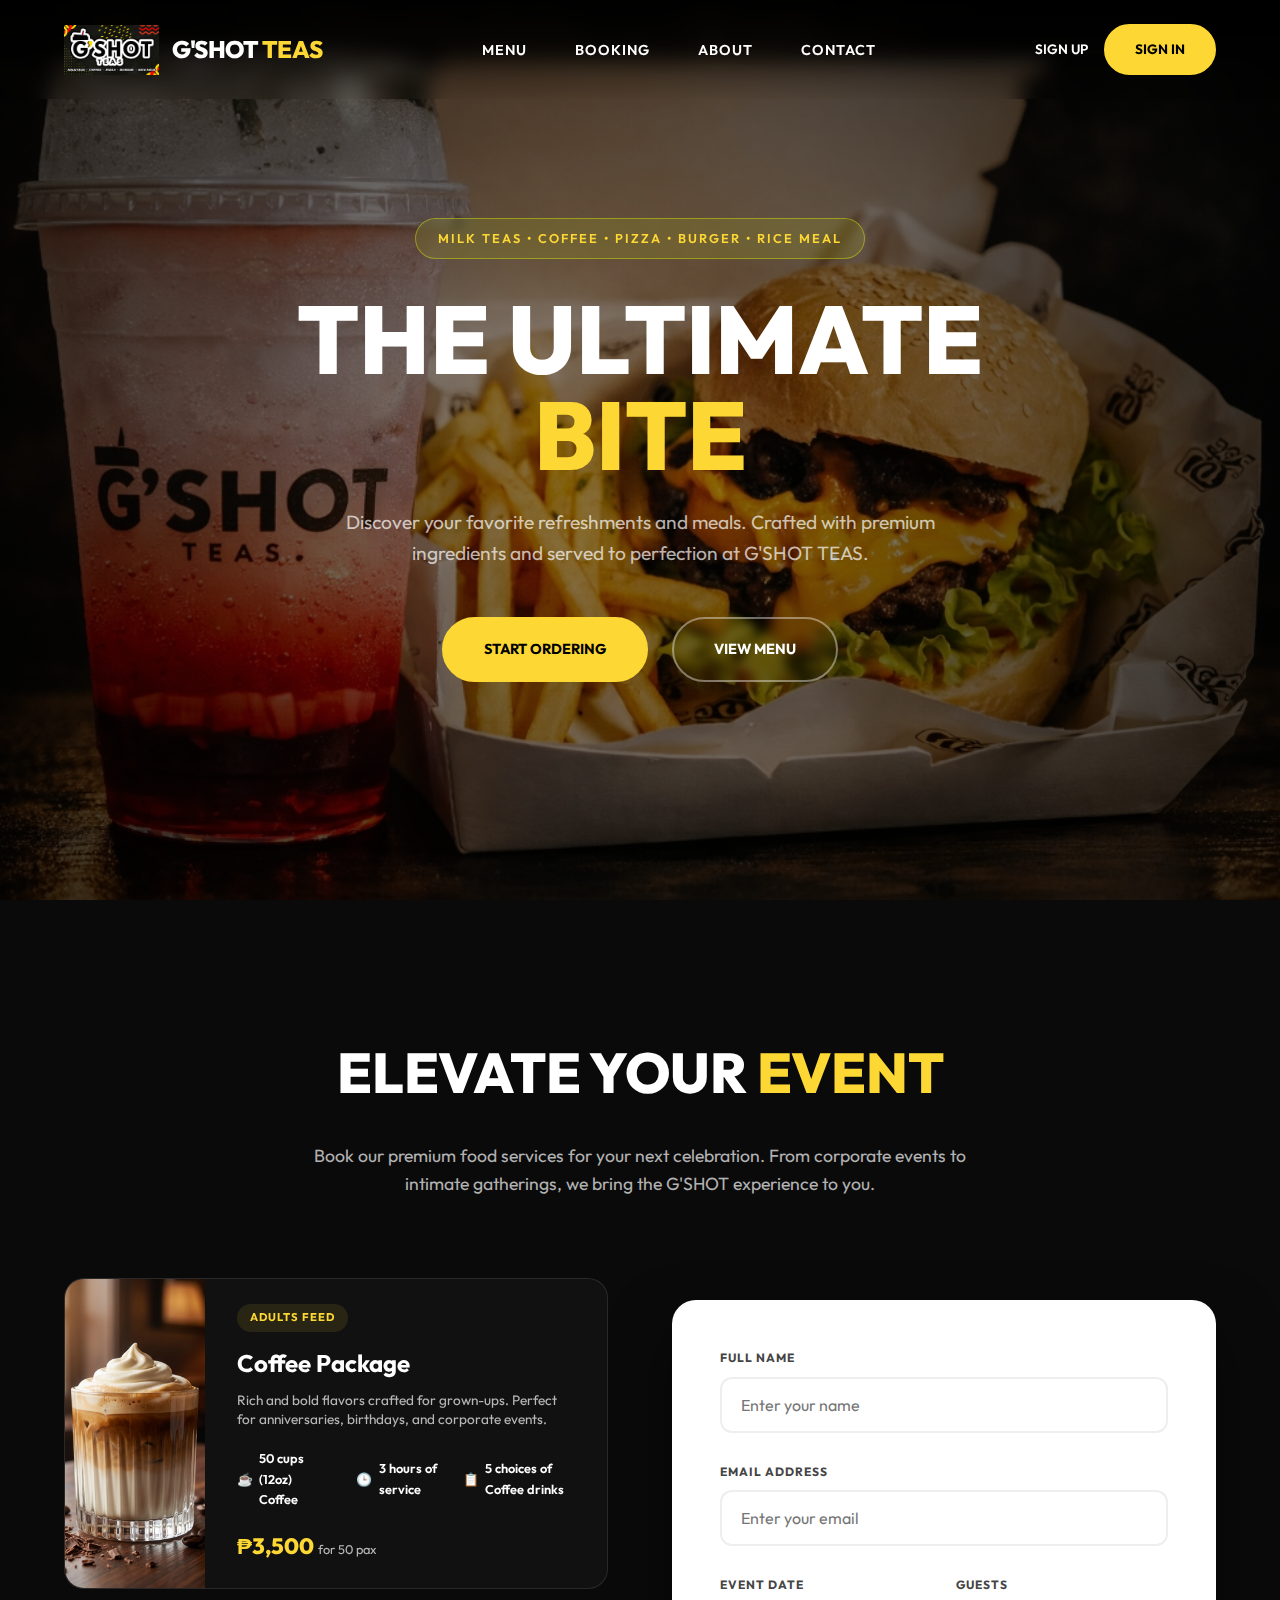
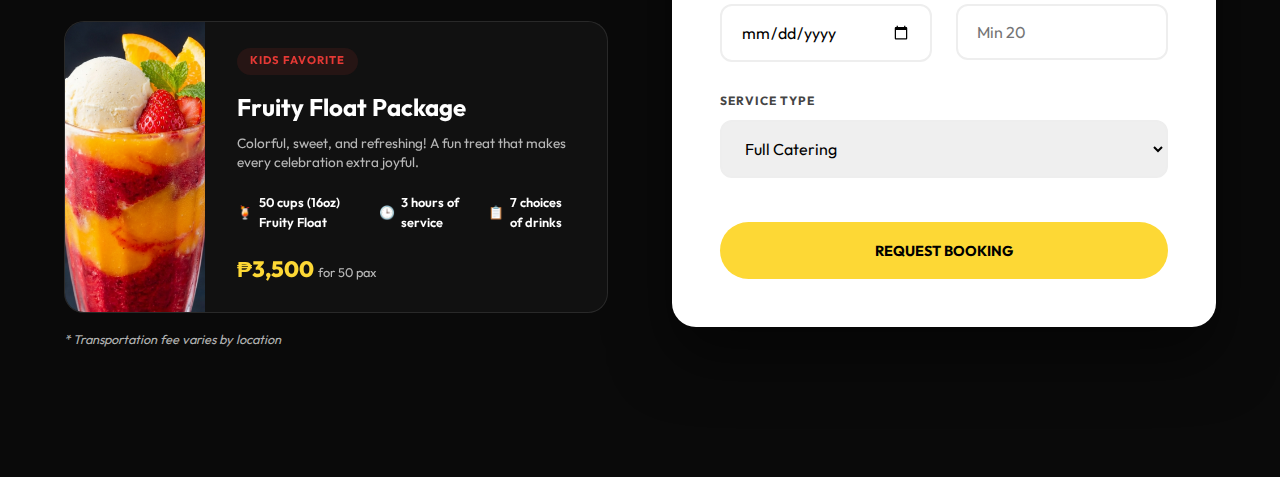
<file: index.html>
<!DOCTYPE html>
<html lang="en">

<head>
    <meta charset="UTF-8">
    <meta name="viewport" content="width=device-width, initial-scale=1.0">
    <title>G'SHOT TEAS | The Ultimate Bite</title>
    <meta name="description"
        content="Experience the best burgers in town. Crafted with premium grass-fed beef, secret spices, and served with perfection.">
    <link rel="stylesheet" href="home/home.css">
</head>

<body>
    <header>
        <a href="#" class="logo-container">
            <img src="pic/logo.png" alt="G'SHOT TEAS Logo" class="logo-img">
            <div class="logo-text">G'SHOT <span>TEAS</span></div>
        </a>
        <nav>
            <ul>
                <li><a href="menu.html">Menu</a></li>
                <li><a href="#booking">Booking</a></li>
                <li><a href="#about">About</a></li>
                <li><a href="#contact">Contact</a></li>
            </ul>
        </nav>
        <div class="nav-cta" id="auth-buttons">
            <a href="auth/signup.html" class="btn-signup">Sign Up</a>
            <a href="auth/login.html" class="btn-order">Sign In</a>
        </div>

        <div class="user-profile-nav" id="user-profile" style="display: none;">
            <span id="user-display-name">User</span>
            <div class="profile-avatar">👤</div>
            <div class="dropdown-menu">
                <a href="#" id="logout-link">Logout</a>
            </div>
        </div>
    </header>

    <main>
        <section class="hero">
            <div class="hero-content">
                <div class="hero-badge">Milk Teas • Coffee • Pizza • Burger • Rice Meal</div>
                <h1 class="hero-title">The Ultimate <span>Bite</span></h1>
                <p class="hero-subtitle">
                    Discover your favorite refreshments and meals. Crafted with premium ingredients and served to
                    perfection at G'SHOT TEAS.
                </p>
                <div class="hero-btns">
                    <a href="menu.html" class="btn btn-primary">Start Ordering</a>
                    <a href="menu.html" class="btn btn-secondary">View Menu</a>
                </div>
            </div>
        </section>

        <section id="booking" class="booking">
            <div class="booking-container">
                <div class="booking-header">
                    <h2 class="section-title">Elevate Your <span>Event</span></h2>
                    <p class="section-subtitle">Book our premium food services for your next celebration. From corporate
                        events to intimate gatherings, we bring the G'SHOT experience to you.</p>
                </div>

                <div class="booking-grid">
                    <div class="booking-packages">
                        <div class="package-card cafe">
                            <div class="package-img">
                                <img src="pic/coffee-pkg.png" alt="Coffee Package">
                            </div>
                            <div class="package-content">
                                <div class="package-tag">Adults Feed</div>
                                <h3>Coffee Package</h3>
                                <p>Rich and bold flavors crafted for grown-ups. Perfect for anniversaries, birthdays,
                                    and corporate events.</p>
                                <ul class="package-details">
                                    <li><span>☕</span> 50 cups (12oz) Coffee</li>
                                    <li><span>🕒</span> 3 hours of service</li>
                                    <li><span>📋</span> 5 choices of Coffee drinks</li>
                                </ul>
                                <div class="package-price">₱3,500 <span>for 50 pax</span></div>
                            </div>
                        </div>

                        <div class="package-card fruity">
                            <div class="package-img">
                                <img src="pic/float-pkg.png" alt="Fruity Float Package">
                            </div>
                            <div class="package-content">
                                <div class="package-tag kids">Kids Favorite</div>
                                <h3>Fruity Float Package</h3>
                                <p>Colorful, sweet, and refreshing! A fun treat that makes every celebration extra
                                    joyful.</p>
                                <ul class="package-details">
                                    <li><span>🍹</span> 50 cups (16oz) Fruity Float</li>
                                    <li><span>🕒</span> 3 hours of service</li>
                                    <li><span>📋</span> 7 choices of drinks</li>
                                </ul>
                                <div class="package-price">₱3,500 <span>for 50 pax</span></div>
                            </div>
                        </div>
                        <p class="transpo-note">* Transportation fee varies by location</p>
                    </div>

                    <div class="booking-form-box">
                        <form class="booking-form">
                            <div class="form-group">
                                <label for="name">Full Name</label>
                                <input type="text" id="name" placeholder="Enter your name" required>
                            </div>
                            <div class="form-group">
                                <label for="email">Email Address</label>
                                <input type="email" id="email" placeholder="Enter your email" required>
                            </div>
                            <div class="form-row">
                                <div class="form-group">
                                    <label for="date">Event Date</label>
                                    <input type="date" id="date" required>
                                </div>
                                <div class="form-group">
                                    <label for="guests">Guests</label>
                                    <input type="number" id="guests" min="20" placeholder="Min 20" required>
                                </div>
                            </div>
                            <div class="form-group">
                                <label for="service">Service Type</label>
                                <select id="service">
                                    <option value="catering">Full Catering</option>
                                    <option value="pickup">Bulk Order Pickup</option>
                                    <option value="bar">Milk Tea Bar Only</option>
                                </select>
                            </div>
                            <button type="submit" class="btn btn-primary btn-block">Request Booking</button>
                        </form>
                    </div>
                </div>
            </div>
        </section>
    </main>

    <script src="home/home.js"></script>
    <script>
        document.addEventListener('DOMContentLoaded', () => {
            const user = JSON.parse(localStorage.getItem('gshot-user'));
            const authButtons = document.getElementById('auth-buttons');
            const userProfile = document.getElementById('user-profile');
            const displayName = document.getElementById('user-display-name');
            const logoutLink = document.getElementById('logout-link');

            if (user) {
                authButtons.style.display = 'none';
                userProfile.style.display = 'flex';
                displayName.textContent = user.name || 'User';

                // Add Dashboard link for admins
                if (user.role === 'admin') {
                    const dropdown = userProfile.querySelector('.dropdown-menu');
                    const dashboardLink = document.createElement('a');
                    dashboardLink.href = 'admin/dashboard.html';
                    dashboardLink.textContent = 'Admin Dashboard';
                    dashboardLink.style.borderBottom = '1px solid rgba(255,255,255,0.1)';
                    dashboardLink.style.marginBottom = '5px';
                    dashboardLink.style.paddingBottom = '10px';
                    dropdown.insertBefore(dashboardLink, logoutLink);
                }
            }

            logoutLink.addEventListener('click', (e) => {
                e.preventDefault();
                localStorage.removeItem('gshot-user');
                window.location.reload();
            });

            // Toggle dropdown
            userProfile.addEventListener('click', () => {
                userProfile.classList.toggle('active');
            });
        });
    </script>
</body>

</html>
</file>
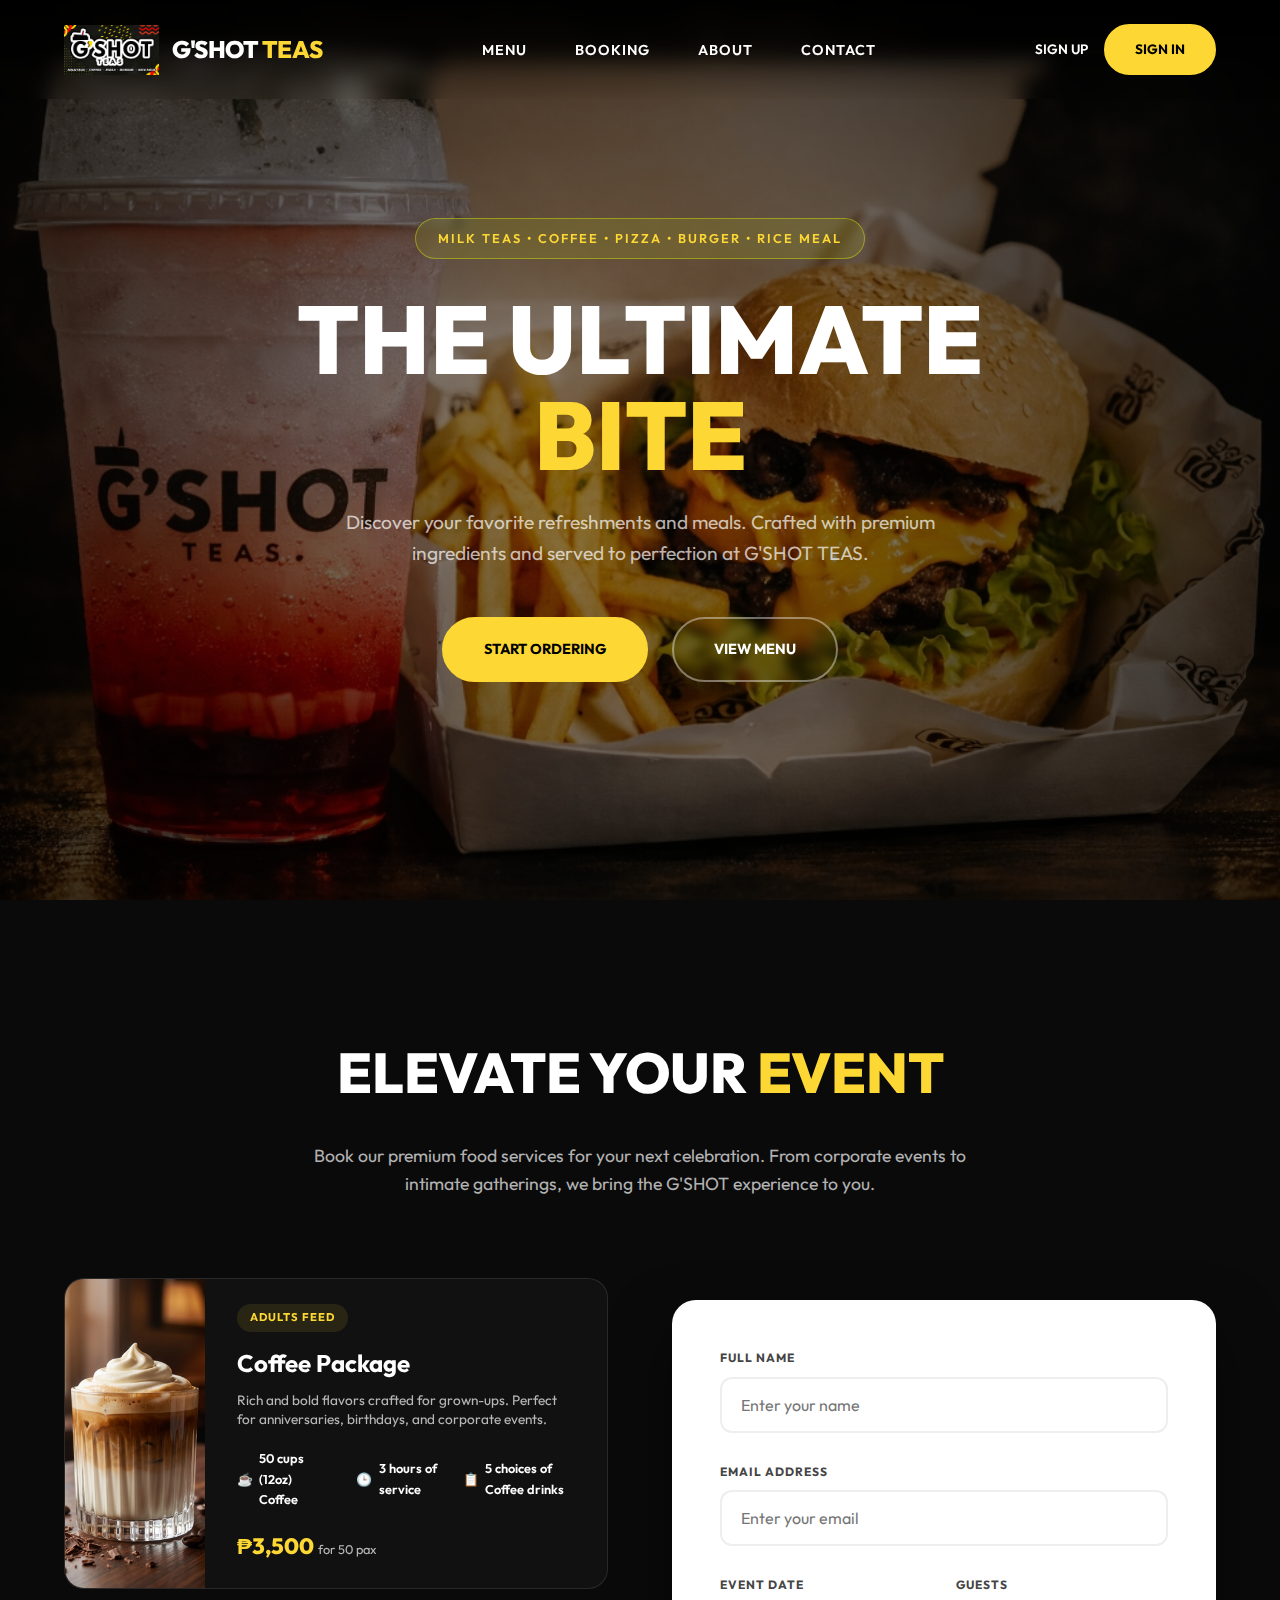
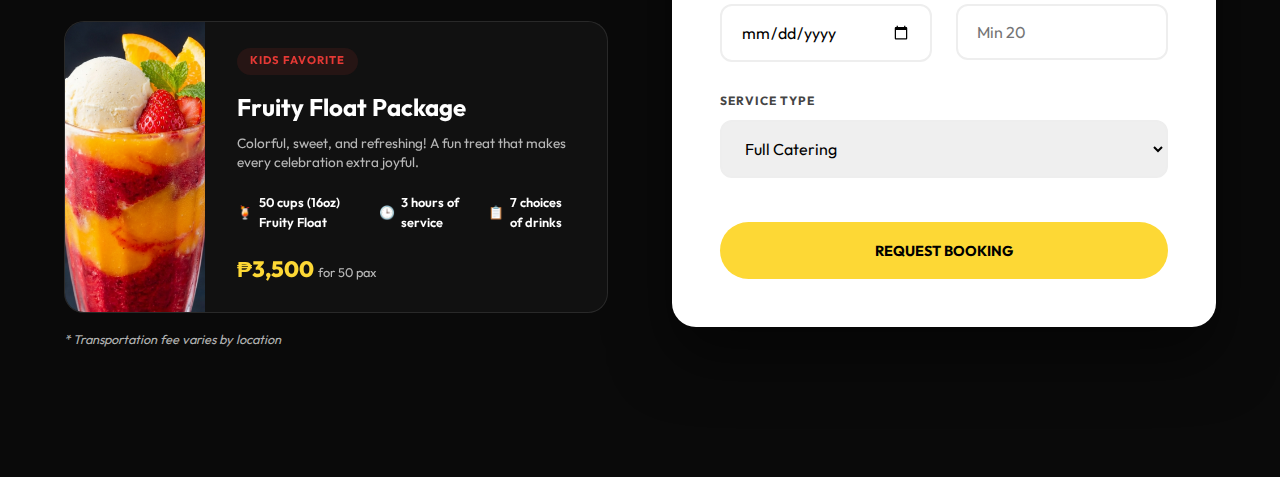
<file: main.html>
<!DOCTYPE html>
<html lang="en">

<head>
    <meta charset="UTF-8">
    <meta name="viewport" content="width=device-width, initial-scale=1.0">
    <title>G'SHOT TEAS | The Ultimate Bite</title>
    <meta name="description"
        content="Experience the best burgers in town. Crafted with premium grass-fed beef, secret spices, and served with perfection.">
    <link rel="stylesheet" href="home/home.css">
</head>

<body>
    <header>
        <a href="#" class="logo-container">
            <img src="pic/logo.png" alt="G'SHOT TEAS Logo" class="logo-img">
            <div class="logo-text">G'SHOT <span>TEAS</span></div>
        </a>
        <nav>
            <ul>
                <li><a href="menu.html">Menu</a></li>
                <li><a href="#booking">Booking</a></li>
                <li><a href="#about">About</a></li>
                <li><a href="#contact">Contact</a></li>
            </ul>
        </nav>
        <div class="nav-cta" id="auth-buttons">
            <a href="auth/signup.html" class="btn-signup">Sign Up</a>
            <a href="auth/login.html" class="btn-order">Sign In</a>
        </div>

        <div class="user-profile-nav" id="user-profile" style="display: none;">
            <span id="user-display-name">User</span>
            <div class="profile-avatar">👤</div>
            <div class="dropdown-menu">
                <a href="#" id="logout-link">Logout</a>
            </div>
        </div>
    </header>

    <main>
        <section class="hero">
            <div class="hero-content">
                <div class="hero-badge">Milk Teas • Coffee • Pizza • Burger • Rice Meal</div>
                <h1 class="hero-title">The Ultimate <span>Bite</span></h1>
                <p class="hero-subtitle">
                    Discover your favorite refreshments and meals. Crafted with premium ingredients and served to
                    perfection at G'SHOT TEAS.
                </p>
                <div class="hero-btns">
                    <a href="menu.html" class="btn btn-primary">Start Ordering</a>
                    <a href="menu.html" class="btn btn-secondary">View Menu</a>
                </div>
            </div>
        </section>

        <section id="booking" class="booking">
            <div class="booking-container">
                <div class="booking-header">
                    <h2 class="section-title">Elevate Your <span>Event</span></h2>
                    <p class="section-subtitle">Book our premium food services for your next celebration. From corporate
                        events to intimate gatherings, we bring the G'SHOT experience to you.</p>
                </div>

                <div class="booking-grid">
                    <div class="booking-packages">
                        <div class="package-card cafe">
                            <div class="package-img">
                                <img src="pic/coffee-pkg.png" alt="Coffee Package">
                            </div>
                            <div class="package-content">
                                <div class="package-tag">Adults Feed</div>
                                <h3>Coffee Package</h3>
                                <p>Rich and bold flavors crafted for grown-ups. Perfect for anniversaries, birthdays,
                                    and corporate events.</p>
                                <ul class="package-details">
                                    <li><span>☕</span> 50 cups (12oz) Coffee</li>
                                    <li><span>🕒</span> 3 hours of service</li>
                                    <li><span>📋</span> 5 choices of Coffee drinks</li>
                                </ul>
                                <div class="package-price">₱3,500 <span>for 50 pax</span></div>
                            </div>
                        </div>

                        <div class="package-card fruity">
                            <div class="package-img">
                                <img src="pic/float-pkg.png" alt="Fruity Float Package">
                            </div>
                            <div class="package-content">
                                <div class="package-tag kids">Kids Favorite</div>
                                <h3>Fruity Float Package</h3>
                                <p>Colorful, sweet, and refreshing! A fun treat that makes every celebration extra
                                    joyful.</p>
                                <ul class="package-details">
                                    <li><span>🍹</span> 50 cups (16oz) Fruity Float</li>
                                    <li><span>🕒</span> 3 hours of service</li>
                                    <li><span>📋</span> 7 choices of drinks</li>
                                </ul>
                                <div class="package-price">₱3,500 <span>for 50 pax</span></div>
                            </div>
                        </div>
                        <p class="transpo-note">* Transportation fee varies by location</p>
                    </div>

                    <div class="booking-form-box">
                        <form class="booking-form">
                            <div class="form-group">
                                <label for="name">Full Name</label>
                                <input type="text" id="name" placeholder="Enter your name" required>
                            </div>
                            <div class="form-group">
                                <label for="email">Email Address</label>
                                <input type="email" id="email" placeholder="Enter your email" required>
                            </div>
                            <div class="form-row">
                                <div class="form-group">
                                    <label for="date">Event Date</label>
                                    <input type="date" id="date" required>
                                </div>
                                <div class="form-group">
                                    <label for="guests">Guests</label>
                                    <input type="number" id="guests" min="20" placeholder="Min 20" required>
                                </div>
                            </div>
                            <div class="form-group">
                                <label for="service">Service Type</label>
                                <select id="service">
                                    <option value="catering">Full Catering</option>
                                    <option value="pickup">Bulk Order Pickup</option>
                                    <option value="bar">Milk Tea Bar Only</option>
                                </select>
                            </div>
                            <button type="submit" class="btn btn-primary btn-block">Request Booking</button>
                        </form>
                    </div>
                </div>
            </div>
        </section>
    </main>

    <script src="home/home.js"></script>
    <script>
        document.addEventListener('DOMContentLoaded', () => {
            const user = JSON.parse(localStorage.getItem('gshot-user'));
            const authButtons = document.getElementById('auth-buttons');
            const userProfile = document.getElementById('user-profile');
            const displayName = document.getElementById('user-display-name');
            const logoutLink = document.getElementById('logout-link');

            if (user) {
                authButtons.style.display = 'none';
                userProfile.style.display = 'flex';
                displayName.textContent = user.name || 'User';

                // Add Dashboard link for admins
                if (user.role === 'admin') {
                    const dropdown = userProfile.querySelector('.dropdown-menu');
                    const dashboardLink = document.createElement('a');
                    dashboardLink.href = 'admin/dashboard.html';
                    dashboardLink.textContent = 'Admin Dashboard';
                    dashboardLink.style.borderBottom = '1px solid rgba(255,255,255,0.1)';
                    dashboardLink.style.marginBottom = '5px';
                    dashboardLink.style.paddingBottom = '10px';
                    dropdown.insertBefore(dashboardLink, logoutLink);
                }
            }

            logoutLink.addEventListener('click', (e) => {
                e.preventDefault();
                localStorage.removeItem('gshot-user');
                window.location.reload();
            });

            // Toggle dropdown
            userProfile.addEventListener('click', () => {
                userProfile.classList.toggle('active');
            });
        });
    </script>
</body>

</html>
</file>
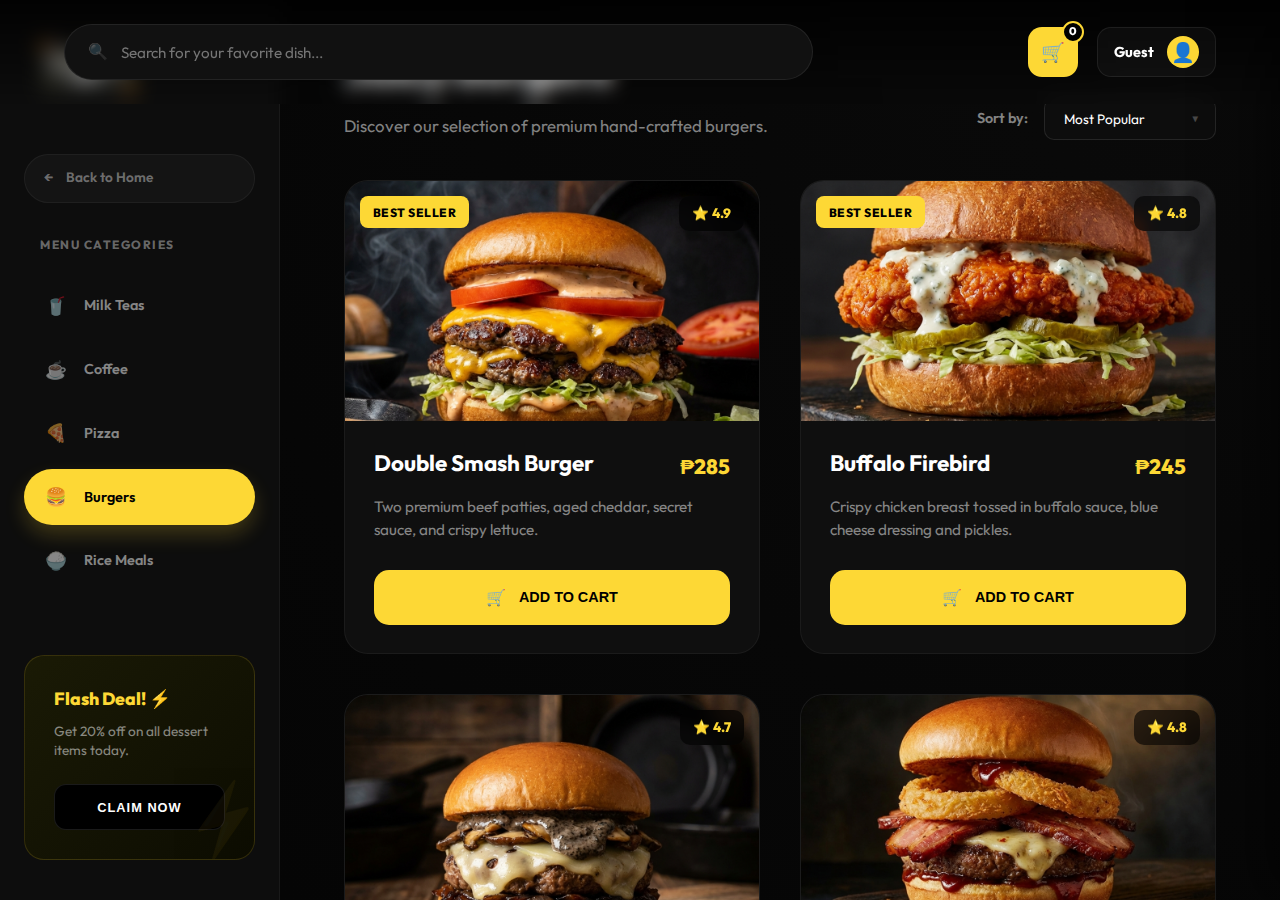
<file: menu.html>
<!DOCTYPE html>
<html lang="en">

<head>
    <meta charset="UTF-8">
    <meta name="viewport" content="width=device-width, initial-scale=1.0">
    <title>View Menu | G'SHOT TEAS</title>
    <meta name="description"
        content="Explore our delicious menu of Milk Teas, Coffee, Pizza, Burgers, and Rice Meals. Ordering made easy.">
    <link rel="stylesheet" href="home/home.css">
    <link rel="stylesheet" href="view menu/menu.css">
</head>

<body>
    <div class="menu-app">
        <!-- Sidebar -->
        <aside class="sidebar">
            <div class="sidebar-logo">
                <a href="index.html">
                    <img src="pic/logo.png" alt="G'SHOT TEAS Logo">
                </a>
            </div>

            <a href="index.html" class="back-link">
                <span class="icon">←</span> Back to Home
            </a>

            <nav class="categories">
                <h3>Menu Categories</h3>
                <ul id="category-list">
                    <li data-category="milkteas">
                        <span class="icon">🥤</span> Milk Teas
                    </li>
                    <li data-category="coffee">
                        <span class="icon">☕</span> Coffee
                    </li>
                    <li data-category="pizza">
                        <span class="icon">🍕</span> Pizza
                    </li>
                    <li class="active" data-category="burgers">
                        <span class="icon">🍔</span> Burgers
                    </li>
                    <li data-category="ricemeals">
                        <span class="icon">🍚</span> Rice Meals
                    </li>
                </ul>
            </nav>

            <div class="flash-deal">
                <p>Flash Deal! ⚡</p>
                <small>Get 20% off on all dessert items today.</small>
                <button id="flash-deal-btn">CLAIM NOW</button>
            </div>
        </aside>

        <!-- Main Content -->
        <main class="main-content">
            <header class="menu-header">
                <div class="search-bar">
                    <div class="search-input-wrapper">
                        <span class="search-icon">🔍</span>
                        <input type="text" id="search-input" placeholder="Search for your favorite dish...">
                    </div>
                </div>
                <div class="user-actions">
                    <div class="cart-icon">
                        <span class="badge" id="cart-badge">0</span>
                        <span class="icon">🛒</span>
                    </div>
                    <div class="user-profile" id="user-profile">
                        <span id="user-display-name">User</span>
                        <div class="profile-avatar">👤</div>
                        <div class="dropdown-menu">
                            <a href="#" id="logout-link">Logout</a>
                        </div>
                    </div>
                </div>
            </header>

            <section class="menu-display">
                <div class="display-header">
                    <div class="title-area">
                        <h2 id="category-title">Juicy Burgers</h2>
                        <p id="category-desc">Discover our selection of premium hand-crafted burgers</p>
                    </div>
                    <div class="sort-area">
                        <span>Sort by:</span>
                        <div class="select-wrapper">
                            <select id="sort-select">
                                <option>Most Popular</option>
                                <option>Price: Low to High</option>
                                <option>Price: High to Low</option>
                            </select>
                        </div>
                    </div>
                </div>

                <div class="menu-grid" id="menu-grid">
                    <!-- Cards will be dynamically injected via JS -->
                </div>

                <div class="pagination">
                    <button class="prev">‹</button>
                    <button class="active">1</button>
                    <button>2</button>
                    <button>3</button>
                    <button class="next">›</button>
                </div>
            </section>

            <footer class="menu-footer">
                <div class="footer-links">
                    <a href="#">Dietary Info</a>
                    <a href="#">Contact Us</a>
                    <a href="#">Terms of Service</a>
                    <a href="#">Privacy Policy</a>
                </div>
                <p>&copy; 2024 G'SHOT TEAS. All rights reserved.</p>
            </footer>
        </main>
    </div>

    <!-- Cart Drawer -->
    <div class="cart-overlay" id="cart-overlay"></div>
    <div class="cart-drawer" id="cart-drawer">
        <div class="cart-header">
            <h2>Your <span>Cart</span></h2>
            <button class="close-cart" id="close-cart">✕</button>
        </div>
        <div class="cart-items" id="cart-items-container">
            <!-- Items injected via JS -->
            <div class="empty-cart-msg">Your basket is empty</div>
        </div>
        <div class="cart-footer">
            <div class="cart-total">
                <span>Total:</span>
                <span id="cart-total-amount">₱0</span>
            </div>
            <button class="btn-checkout">PROCEED TO CHECKOUT</button>
        </div>
    </div>

    <script>
        document.addEventListener('DOMContentLoaded', () => {
            const user = JSON.parse(localStorage.getItem('gshot-user'));
            const userProfile = document.getElementById('user-profile');
            const displayName = document.getElementById('user-display-name');
            const logoutLink = document.getElementById('logout-link');

            if (user) {
                displayName.textContent = user.name || 'User';

                // Add Dashboard link for admins
                if (user.role === 'admin') {
                    const dropdown = userProfile.querySelector('.dropdown-menu');
                    const dashboardLink = document.createElement('a');
                    dashboardLink.href = 'admin/dashboard.html';
                    dashboardLink.textContent = 'Admin Dashboard';
                    dashboardLink.style.borderBottom = '1px solid rgba(255,255,255,0.1)';
                    dashboardLink.style.marginBottom = '5px';
                    dashboardLink.style.paddingBottom = '10px';
                    dropdown.insertBefore(dashboardLink, logoutLink);
                }
            } else {
                displayName.textContent = 'Guest';
            }

            logoutLink.addEventListener('click', (e) => {
                e.preventDefault();
                localStorage.removeItem('gshot-user');
                window.location.href = 'index.html';
            });

            // Toggle dropdown
            userProfile.addEventListener('click', (e) => {
                e.stopPropagation();
                userProfile.classList.toggle('active');
            });

            document.addEventListener('click', () => {
                userProfile.classList.remove('active');
            });
        });
    </script>
    <script src="view menu/menu.js"></script>
</body>

</html>
</file>
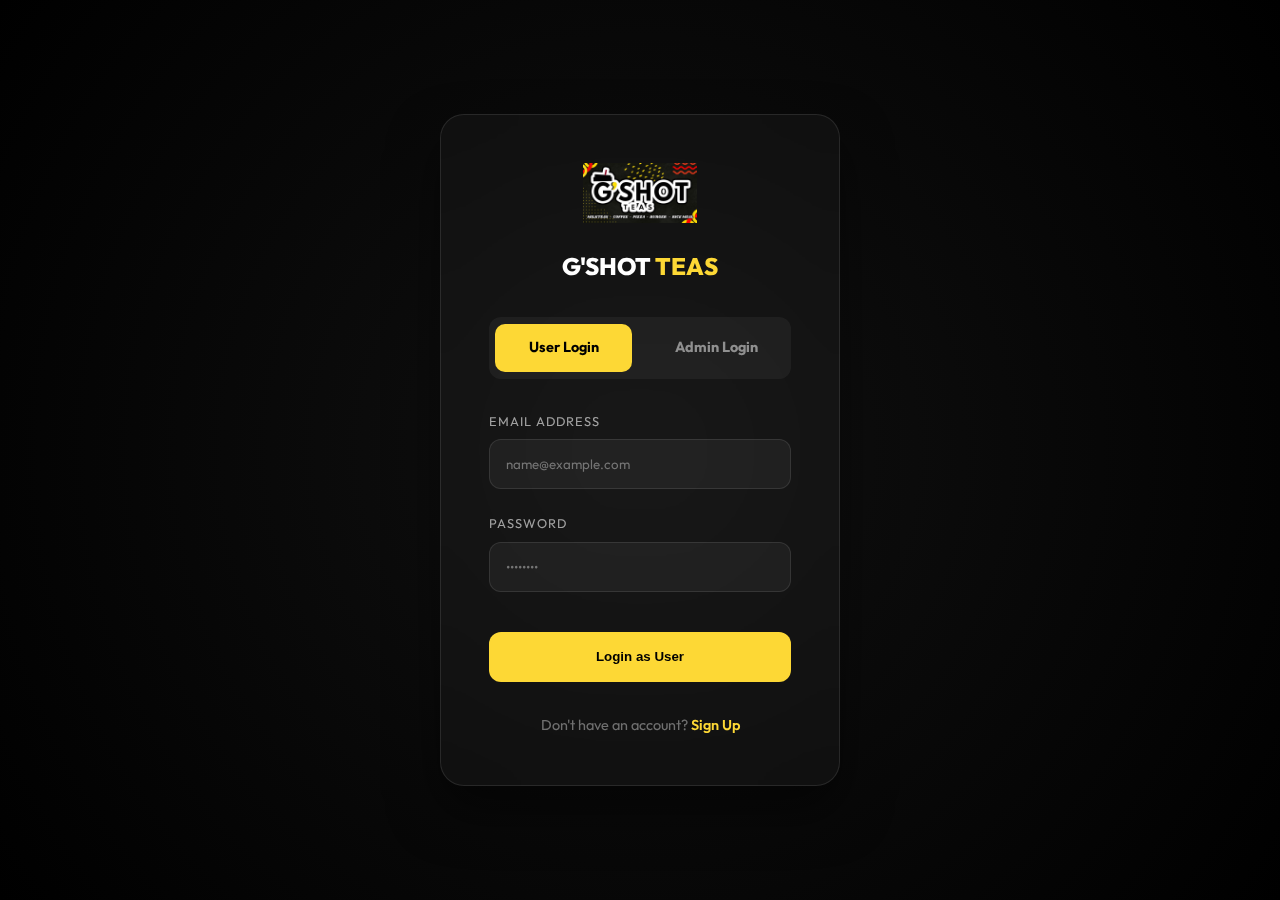
<file: auth/login.html>
<!DOCTYPE html>
<html lang="en">

<head>
    <meta charset="UTF-8">
    <meta name="viewport" content="width=device-width, initial-scale=1.0">
    <title>Login | G'SHOT TEAS</title>
    <link rel="stylesheet" href="../home/home.css">
    <style>
        body {
            height: 100vh;
            display: flex;
            align-items: center;
            justify-content: center;
            background: radial-gradient(circle at center, #111 0%, #000 100%);
            margin: 0;
        }

        .auth-card {
            background: rgba(255, 255, 255, 0.03);
            backdrop-filter: blur(20px);
            border: 1px solid rgba(255, 255, 255, 0.1);
            padding: 3rem;
            border-radius: 24px;
            width: 100%;
            max-width: 400px;
            box-shadow: 0 25px 50px rgba(0, 0, 0, 0.5);
            animation: fadeIn 0.8s ease-out;
        }

        @keyframes fadeIn {
            from {
                opacity: 0;
                transform: translateY(20px);
            }

            to {
                opacity: 1;
                transform: translateY(0);
            }
        }

        .auth-logo {
            text-align: center;
            margin-bottom: 2rem;
        }

        .auth-logo img {
            height: 60px;
            margin-bottom: 1rem;
        }

        .auth-tabs {
            display: flex;
            gap: 1rem;
            margin-bottom: 2rem;
            background: rgba(255, 255, 255, 0.05);
            padding: 0.4rem;
            border-radius: 12px;
        }

        .auth-tab {
            flex: 1;
            padding: 0.8rem;
            text-align: center;
            cursor: pointer;
            border-radius: 10px;
            font-weight: 700;
            font-size: 0.9rem;
            transition: var(--transition);
            color: rgba(255, 255, 255, 0.5);
        }

        .auth-tab.active {
            background: var(--primary-yellow);
            color: #000;
        }

        .form-group {
            margin-bottom: 1.5rem;
        }

        .form-group label {
            display: block;
            font-size: 0.8rem;
            text-transform: uppercase;
            letter-spacing: 1px;
            margin-bottom: 0.5rem;
            color: rgba(255, 255, 255, 0.6);
        }

        .form-group input {
            width: 100%;
            padding: 1rem;
            background: rgba(255, 255, 255, 0.05);
            border: 1px solid rgba(255, 255, 255, 0.1);
            border-radius: 12px;
            color: #fff;
            font-family: inherit;
            outline: none;
            transition: var(--transition);
        }

        .form-group input:focus {
            border-color: var(--primary-yellow);
            background: rgba(255, 255, 255, 0.08);
        }

        .btn-auth {
            width: 100%;
            padding: 1.1rem;
            background: var(--primary-yellow);
            color: #000;
            border: none;
            border-radius: 12px;
            font-weight: 800;
            cursor: pointer;
            transition: var(--transition);
            margin-top: 1rem;
        }

        .btn-auth:hover {
            background: #fff;
            transform: translateY(-2px);
        }

        .auth-footer {
            margin-top: 2rem;
            text-align: center;
            font-size: 0.9rem;
            color: rgba(255, 255, 255, 0.4);
        }

        .auth-footer a {
            color: var(--primary-yellow);
            text-decoration: none;
            font-weight: 600;
        }
    </style>
</head>

<body>
    <div class="auth-card">
        <div class="auth-logo">
            <img src="../pic/logo.png" alt="Logo">
            <h2 style="font-weight: 800; text-transform: uppercase;">G'SHOT <span
                    style="color: var(--primary-yellow);">TEAS</span></h2>
        </div>

        <div class="auth-tabs">
            <div class="auth-tab active" onclick="setRole('user')">User Login</div>
            <div class="auth-tab" onclick="setRole('admin')">Admin Login</div>
        </div>

        <form id="auth-form">
            <div class="form-group">
                <label id="identifier-label">Email Address</label>
                <input type="text" id="identifier" placeholder="name@example.com" required>
            </div>
            <div class="form-group">
                <label>Password</label>
                <input type="password" id="password" placeholder="••••••••" required>
            </div>
            <button type="submit" class="btn-auth" id="submit-btn">Login as User</button>
        </form>

        <div class="auth-footer">
            Don't have an account? <a href="signup.html">Sign Up</a>
        </div>
    </div>

    <script>
        let selectedRole = 'user';

        function setRole(role) {
            selectedRole = role;
            document.querySelectorAll('.auth-tab').forEach(tab => {
                tab.classList.toggle('active', tab.textContent.toLowerCase().includes(role));
            });
            document.getElementById('submit-btn').textContent = `Login as ${role.charAt(0).toUpperCase() + role.slice(1)}`;

            const label = document.getElementById('identifier-label');
            const input = document.getElementById('identifier');

            if (role === 'admin') {
                label.textContent = "Username";
                input.placeholder = "Enter admin username";
                input.type = "text";
            } else {
                label.textContent = "Email Address";
                input.placeholder = "name@example.com";
                input.type = "email";
            }
        }

        document.getElementById('auth-form').addEventListener('submit', (e) => {
            e.preventDefault();
            const identifier = document.getElementById('identifier').value;
            const password = document.getElementById('password').value;

            if (selectedRole === 'admin') {
                if (identifier === 'admin' && password === 'admin123') {
                    const user = {
                        email: 'admin@gshot.com',
                        role: 'admin',
                        name: 'Admin'
                    };
                    localStorage.setItem('gshot-user', JSON.stringify(user));

                    // Open dashboard in a new tab
                    window.open('../admin/dashboard.html', '_blank');

                    // Provide feedback in the current tab
                    alert("Admin login successful! Dashboard opened in a new tab.");
                    window.location.href = '../main.html'; // Also go to home in current tab
                } else {
                    alert("Invalid Admin credentials!");
                }
                return;
            }

            // Simple local session saving for regular users
            const user = {
                email: identifier,
                role: 'user',
                name: identifier.split('@')[0]
            };
            localStorage.setItem('gshot-user', JSON.stringify(user));
            window.location.href = '../main.html';
        });
    </script>
</body>

</html>
</file>
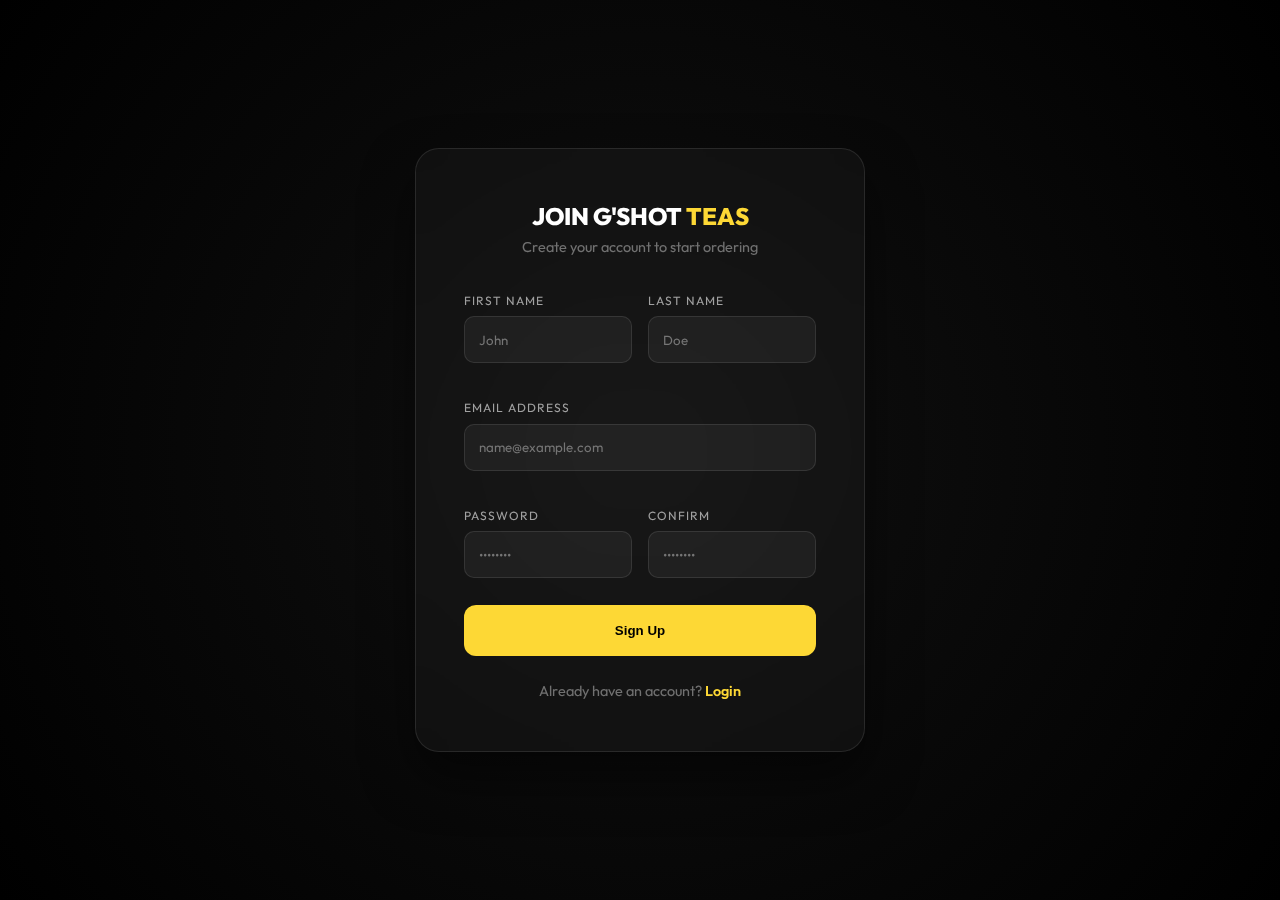
<file: auth/signup.html>
<!DOCTYPE html>
<html lang="en">

<head>
    <meta charset="UTF-8">
    <meta name="viewport" content="width=device-width, initial-scale=1.0">
    <title>Sign Up | G'SHOT TEAS</title>
    <link rel="stylesheet" href="../home/home.css">
    <style>
        body {
            height: 100vh;
            display: flex;
            align-items: center;
            justify-content: center;
            background: radial-gradient(circle at center, #111 0%, #000 100%);
            margin: 0;
        }

        .auth-card {
            background: rgba(255, 255, 255, 0.03);
            backdrop-filter: blur(20px);
            border: 1px solid rgba(255, 255, 255, 0.1);
            padding: 3rem;
            border-radius: 24px;
            width: 100%;
            max-width: 450px;
            box-shadow: 0 25px 50px rgba(0, 0, 0, 0.5);
            animation: fadeIn 0.8s ease-out;
        }

        @keyframes fadeIn {
            from {
                opacity: 0;
                transform: translateY(20px);
            }

            to {
                opacity: 1;
                transform: translateY(0);
            }
        }

        .auth-logo {
            text-align: center;
            margin-bottom: 2rem;
        }

        .auth-logo img {
            height: 50px;
            margin-bottom: 0.5rem;
        }

        .form-grid {
            display: grid;
            grid-template-columns: 1fr 1fr;
            gap: 1rem;
        }

        .form-group {
            margin-bottom: 1.2rem;
        }

        .form-group.full {
            grid-column: 1 / -1;
        }

        .form-group label {
            display: block;
            font-size: 0.75rem;
            text-transform: uppercase;
            letter-spacing: 1px;
            margin-bottom: 0.4rem;
            color: rgba(255, 255, 255, 0.6);
        }

        .form-group input {
            width: 100%;
            padding: 0.9rem;
            background: rgba(255, 255, 255, 0.05);
            border: 1px solid rgba(255, 255, 255, 0.1);
            border-radius: 10px;
            color: #fff;
            font-family: inherit;
            outline: none;
            transition: var(--transition);
        }

        .form-group input:focus {
            border-color: var(--primary-yellow);
            background: rgba(255, 255, 255, 0.08);
        }

        .btn-auth {
            width: 100%;
            padding: 1.1rem;
            background: var(--primary-yellow);
            color: #000;
            border: none;
            border-radius: 12px;
            font-weight: 800;
            cursor: pointer;
            transition: var(--transition);
            margin-top: 0.5rem;
        }

        .btn-auth:hover {
            background: #fff;
            transform: translateY(-2px);
        }

        .auth-footer {
            margin-top: 1.5rem;
            text-align: center;
            font-size: 0.9rem;
            color: rgba(255, 255, 255, 0.4);
        }

        .auth-footer a {
            color: var(--primary-yellow);
            text-decoration: none;
            font-weight: 600;
        }
    </style>
</head>

<body>
    <div class="auth-card">
        <div class="auth-logo">
            <h2 style="font-weight: 800; text-transform: uppercase; font-size: 1.5rem;">Join G'SHOT <span
                    style="color: var(--primary-yellow);">TEAS</span></h2>
            <p style="color: rgba(255, 255, 255, 0.4); font-size: 0.9rem;">Create your account to start ordering</p>
        </div>

        <form id="auth-form">
            <div class="form-grid">
                <div class="form-group">
                    <label>First Name</label>
                    <input type="text" id="fname" placeholder="John" required>
                </div>
                <div class="form-group">
                    <label>Last Name</label>
                    <input type="text" id="lname" placeholder="Doe" required>
                </div>
                <div class="form-group full">
                    <label>Email Address</label>
                    <input type="email" id="email" placeholder="name@example.com" required>
                </div>
                <div class="form-group">
                    <label>Password</label>
                    <input type="password" id="password" placeholder="••••••••" required>
                </div>
                <div class="form-group">
                    <label>Confirm</label>
                    <input type="password" id="confirm-password" placeholder="••••••••" required>
                </div>
            </div>
            <button type="submit" class="btn-auth" id="submit-btn">Sign Up</button>
        </form>

        <div class="auth-footer">
            Already have an account? <a href="login.html">Login</a>
        </div>
    </div>

    <script>
        document.getElementById('auth-form').addEventListener('submit', (e) => {
            e.preventDefault();
            const email = document.getElementById('email').value;
            const fname = document.getElementById('fname').value;
            const password = document.getElementById('password').value;
            const confirmPassword = document.getElementById('confirm-password').value;

            if (password !== confirmPassword) {
                alert("Passwords do not match!");
                return;
            }

            // Save user session locally
            const user = {
                email: email,
                role: 'user',
                name: fname || email.split('@')[0]
            };
            localStorage.setItem('gshot-user', JSON.stringify(user));

            alert("Signup successful!");
            window.location.href = '../index.html';
        });
    </script>
</body>

</html>
</file>
<file: home/home.css>
@import url('https://fonts.googleapis.com/css2?family=Outfit:wght@300;400;600;700;800&display=swap');

:root {
    --primary-yellow: #fdd835;
    --accent-red: #e53935;
    --dark-bg: #0A0A0A;
    --text-white: #FFFFFF;
    --text-muted: rgba(255, 255, 255, 0.7);
    --transition: all 0.3s cubic-bezier(0.4, 0, 0.2, 1);
}

* {
    margin: 0;
    padding: 0;
    box-sizing: border-box;
}

body {
    font-family: 'Outfit', sans-serif;
    background-color: var(--dark-bg);
    color: var(--text-white);
    line-height: 1.6;
    overflow-x: hidden;
}

/* Header & Navigation */
header {
    position: fixed;
    top: 0;
    left: 0;
    width: 100%;
    z-index: 1000;
    padding: 1.5rem 4rem;
    display: flex;
    justify-content: space-between;
    align-items: center;
    background: linear-gradient(to bottom, rgba(0, 0, 0, 0.8), transparent);
    backdrop-filter: blur(10px);
}

.logo-container {
    display: flex;
    align-items: center;
    gap: 0.8rem;
    text-decoration: none;
}

.logo-img {
    height: 50px;
    width: auto;
    object-fit: contain;
}

.logo-text {
    font-weight: 800;
    font-size: 1.5rem;
    color: var(--text-white);
    letter-spacing: -0.5px;
}

.logo-text span {
    color: var(--primary-yellow);
}

nav ul {
    display: flex;
    list-style: none;
    gap: 3rem;
}

nav ul li a {
    color: var(--text-white);
    text-decoration: none;
    font-weight: 600;
    font-size: 0.9rem;
    text-transform: uppercase;
    letter-spacing: 1px;
    transition: var(--transition);
}

nav ul li a:hover {
    color: var(--primary-yellow);
}

.nav-cta {
    display: flex;
    align-items: center;
    gap: 1rem;
}

.nav-cta .btn-signup {
    color: var(--text-white);
    text-decoration: none;
    font-weight: 600;
    font-size: 0.85rem;
    text-transform: uppercase;
    transition: var(--transition);
}

.nav-cta .btn-signup:hover {
    color: var(--primary-yellow);
}

.nav-cta .btn-order {
    background-color: var(--primary-yellow);
    color: #000;
    padding: 0.8rem 1.8rem;
    border-radius: 50px;
    font-weight: 700;
    text-decoration: none;
    text-transform: uppercase;
    font-size: 0.85rem;
    transition: var(--transition);
    border: 2px solid var(--primary-yellow);
}

.nav-cta .btn-order:hover {
    background-color: transparent;
    color: var(--primary-yellow);
    transform: translateY(-2px);
    box-shadow: 0 10px 20px rgba(253, 216, 53, 0.2);
}

/* User Profile Nav Styling */
.user-profile-nav {
    display: flex;
    align-items: center;
    gap: 1rem;
    cursor: pointer;
    position: relative;
    padding: 0.5rem 1rem;
    border-radius: 50px;
    background: rgba(255, 255, 255, 0.05);
    border: 1px solid rgba(255, 255, 255, 0.1);
    transition: var(--transition);
}

.user-profile-nav:hover {
    background: rgba(255, 255, 255, 0.1);
    border-color: var(--primary-yellow);
}

#user-display-name {
    font-weight: 700;
    font-size: 0.9rem;
    color: var(--text-white);
}

.profile-avatar {
    width: 32px;
    height: 32px;
    background: var(--primary-yellow);
    border-radius: 50%;
    display: flex;
    align-items: center;
    justify-content: center;
    font-size: 1.2rem;
    color: #000;
}

.dropdown-menu {
    position: absolute;
    top: calc(100% + 10px);
    right: 0;
    background: #1a1a1a;
    border: 1px solid rgba(255, 255, 255, 0.1);
    border-radius: 12px;
    padding: 0.5rem;
    min-width: 150px;
    display: none;
    flex-direction: column;
    box-shadow: 0 10px 30px rgba(0, 0, 0, 0.5);
    z-index: 1001;
}

.user-profile-nav.active .dropdown-menu {
    display: flex;
}

.dropdown-menu a {
    color: var(--text-white);
    text-decoration: none;
    padding: 0.8rem 1rem;
    font-size: 0.9rem;
    font-weight: 600;
    border-radius: 8px;
    transition: var(--transition);
}

.dropdown-menu a:hover {
    background: rgba(255, 255, 255, 0.05);
    color: var(--primary-yellow);
}

/* Hero Section */
.hero {
    height: 100vh;
    width: 100%;
    position: relative;
    display: flex;
    align-items: center;
    justify-content: center;
    text-align: center;
    background-image: url('../pic/hero-bg.jpg');
    background-size: cover;
    background-position: center;
}

.hero::before {
    content: '';
    position: absolute;
    top: 0;
    left: 0;
    width: 100%;
    height: 100%;
    background: radial-gradient(circle, rgba(0, 0, 0, 0.4) 0%, rgba(0, 0, 0, 0.8) 100%);
}

.hero-content {
    position: relative;
    z-index: 1;
    max-width: 900px;
    padding: 0 2rem;
}

.hero-badge {
    display: inline-block;
    padding: 0.6rem 1.4rem;
    border: 1px solid rgba(226, 255, 0, 0.4);
    border-radius: 50px;
    color: var(--primary-yellow);
    font-weight: 600;
    font-size: 0.8rem;
    text-transform: uppercase;
    letter-spacing: 2px;
    margin-bottom: 2rem;
    background: rgba(226, 255, 0, 0.1);
    backdrop-filter: blur(5px);
    animation: fadeInUp 0.8s ease-out;
}

.hero-title {
    font-size: 6rem;
    font-weight: 800;
    line-height: 1;
    margin-bottom: 1.5rem;
    text-transform: uppercase;
    animation: fadeInUp 1s ease-out 0.2s both;
}

.hero-title span {
    color: var(--primary-yellow);
    position: relative;
}

.hero-subtitle {
    font-size: 1.2rem;
    color: var(--text-muted);
    max-width: 600px;
    margin: 0 auto 3rem;
    font-weight: 400;
    animation: fadeInUp 1s ease-out 0.4s both;
}

.hero-btns {
    display: flex;
    gap: 1.5rem;
    justify-content: center;
    animation: fadeInUp 1s ease-out 0.6s both;
}

.btn {
    padding: 1.2rem 2.5rem;
    border-radius: 50px;
    font-weight: 700;
    text-transform: uppercase;
    font-size: 0.9rem;
    text-decoration: none;
    transition: var(--transition);
}

.btn-primary {
    background-color: var(--primary-yellow);
    color: #000;
    border: 2px solid var(--primary-yellow);
}

.btn-primary:hover {
    background-color: transparent;
    color: var(--primary-yellow);
    transform: translateY(-5px);
    box-shadow: 0 15px 30px rgba(253, 216, 53, 0.3);
}

.btn-secondary {
    background-color: transparent;
    color: var(--text-white);
    border: 2px solid rgba(255, 255, 255, 0.4);
    backdrop-filter: blur(5px);
}

.btn-secondary:hover {
    border-color: var(--text-white);
    background-color: rgba(255, 255, 255, 0.1);
    transform: translateY(-5px);
}

/* Booking Section */
.booking {
    padding: 8rem 4rem;
    background-image: linear-gradient(to right, rgba(10, 10, 10, 0.95), rgba(10, 10, 10, 0.7)), url('../pic/booking-bg.png');
    background-size: cover;
    background-position: center;
    background-attachment: fixed;
    position: relative;
}

.booking-container {
    max-width: 1200px;
    margin: 0 auto;
}

.booking-header {
    text-align: center;
    margin-bottom: 5rem;
}

.section-title {
    font-size: 3.5rem;
    font-weight: 800;
    text-transform: uppercase;
    margin-bottom: 1.5rem;
}

.section-title span {
    color: var(--primary-yellow);
}

.section-subtitle {
    color: var(--text-muted);
    font-size: 1.1rem;
    max-width: 700px;
    margin: 0 auto;
}

.booking-grid {
    display: grid;
    grid-template-columns: 1fr 1fr;
    gap: 4rem;
    align-items: center;
}

.booking-packages {
    display: flex;
    flex-direction: column;
    gap: 2rem;
}

.package-card {
    background: rgba(255, 255, 255, 0.03);
    border: 1px solid rgba(255, 255, 255, 0.1);
    backdrop-filter: blur(20px);
    border-radius: 20px;
    overflow: hidden;
    display: flex;
    transition: var(--transition);
}

.package-card:hover {
    transform: translateX(10px);
    border-color: rgba(253, 216, 53, 0.3);
    background: rgba(255, 255, 255, 0.05);
}

.package-img {
    width: 140px;
    height: auto;
    flex-shrink: 0;
}

.package-img img {
    width: 100%;
    height: 100%;
    object-fit: cover;
}

.package-content {
    padding: 1.5rem 2rem;
    flex-grow: 1;
}

.package-tag {
    display: inline-block;
    padding: 0.3rem 0.8rem;
    background: rgba(253, 216, 53, 0.1);
    color: var(--primary-yellow);
    border-radius: 50px;
    font-size: 0.7rem;
    font-weight: 700;
    text-transform: uppercase;
    letter-spacing: 1px;
    margin-bottom: 0.8rem;
}

.package-tag.kids {
    background: rgba(229, 57, 53, 0.1);
    color: var(--accent-red);
}

.package-content h3 {
    font-size: 1.5rem;
    margin-bottom: 0.5rem;
    color: var(--text-white);
}

.package-content p {
    font-size: 0.85rem;
    color: var(--text-muted);
    margin-bottom: 1.2rem;
    line-height: 1.4;
}

.package-details {
    list-style: none;
    display: flex;
    gap: 1.5rem;
    margin-bottom: 1.2rem;
}

.package-details li {
    font-size: 0.8rem;
    font-weight: 600;
    color: var(--text-white);
    display: flex;
    align-items: center;
    gap: 0.4rem;
}

.package-price {
    font-size: 1.4rem;
    font-weight: 800;
    color: var(--primary-yellow);
}

.package-price span {
    font-size: 0.8rem;
    color: var(--text-muted);
    font-weight: 400;
}

.transpo-note {
    font-size: 0.8rem;
    color: var(--text-muted);
    font-style: italic;
    margin-top: -1rem;
}

.booking-form-box {
    background: var(--text-white);
    padding: 3rem;
    border-radius: 24px;
    box-shadow: 0 30px 60px rgba(0, 0, 0, 0.5);
    height: fit-content;
}

.booking-form-box label {
    display: block;
    color: #444;
    font-weight: 700;
    text-transform: uppercase;
    font-size: 0.75rem;
    margin-bottom: 0.6rem;
    letter-spacing: 1px;
}

.form-group {
    margin-bottom: 1.8rem;
}

.form-row {
    display: grid;
    grid-template-columns: 1fr 1fr;
    gap: 1.5rem;
}

.booking-form input,
.booking-form select {
    width: 100%;
    padding: 1rem 1.2rem;
    border-radius: 12px;
    border: 2px solid #eee;
    font-family: inherit;
    font-size: 1rem;
    transition: var(--transition);
}

.booking-form input:focus,
.booking-form select:focus {
    outline: none;
    border-color: var(--primary-yellow);
    background: #fffcf0;
}

.btn-block {
    width: 100%;
    margin-top: 1rem;
    cursor: pointer;
    border: none;
    font-family: inherit;
}

/* Animations and Responsive */
@media (max-width: 991px) {
    .booking-grid {
        grid-template-columns: 1fr;
    }

    .booking {
        padding: 5rem 2rem;
    }

    .section-title {
        font-size: 2.5rem;
    }
}

/* Animations */
@keyframes fadeInUp {
    from {
        opacity: 0;
        transform: translateY(30px);
    }

    to {
        opacity: 1;
        transform: translateY(0);
    }
}

/* Responsive */
@media (max-width: 991px) {
    header {
        padding: 1.5rem 2rem;
    }

    .hero-title {
        font-size: 4rem;
    }

    nav ul {
        display: none;
    }
}

@media (max-width: 768px) {
    .hero-title {
        font-size: 3rem;
    }

    .hero-subtitle {
        font-size: 1rem;
    }

    .hero-btns {
        flex-direction: column;
        align-items: center;
    }

    .btn {
        width: 100%;
        max-width: 250px;
    }
}
</file>
<file: view menu/menu.css>
/* menu.css - Specialized styles for the Menu Page */

.menu-app {
    display: flex;
    height: 100vh;
    background-color: #050505;
    color: var(--text-white);
    overflow: hidden;
    font-family: 'Outfit', sans-serif;
}

/* Sidebar */
.sidebar {
    width: 280px;
    background-color: #0d0d0d;
    padding: 2.5rem 1.5rem;
    display: flex;
    flex-direction: column;
    border-right: 1px solid rgba(255, 255, 255, 0.05);
    flex-shrink: 0;
}

.sidebar-logo {
    margin-bottom: 3.5rem;
    padding-left: 1rem;
}

.sidebar-logo img {
    height: 50px;
}

.back-link {
    display: flex;
    align-items: center;
    gap: 0.8rem;
    color: rgba(255, 255, 255, 0.4);
    text-decoration: none;
    font-size: 0.85rem;
    font-weight: 600;
    transition: var(--transition);
    padding: 0.8rem 1.2rem;
    border-radius: 50px;
    background: rgba(255, 255, 255, 0.03);
    border: 1px solid rgba(255, 255, 255, 0.05);
    margin-bottom: 2rem;
}

.back-link:hover {
    color: var(--primary-yellow);
    background: rgba(253, 216, 53, 0.05);
    border-color: rgba(253, 216, 53, 0.2);
    transform: translateX(-5px);
}

.categories h3 {
    font-size: 0.75rem;
    text-transform: uppercase;
    color: rgba(255, 255, 255, 0.4);
    margin-bottom: 1.5rem;
    padding-left: 1rem;
    letter-spacing: 1.5px;
    font-weight: 700;
}

.categories ul {
    list-style: none;
    padding: 0;
    display: flex;
    flex-direction: column;
    gap: 0.5rem;
}

.categories li {
    padding: 0.8rem 1.2rem;
    border-radius: 50px;
    cursor: pointer;
    transition: var(--transition);
    display: flex;
    align-items: center;
    gap: 1rem;
    color: rgba(255, 255, 255, 0.5);
    font-weight: 600;
    font-size: 0.9rem;
    white-space: nowrap;
    border: 1px solid transparent;
}

.categories li:hover {
    background-color: rgba(255, 255, 255, 0.05);
    color: var(--text-white);
}

.categories li.active {
    background-color: var(--primary-yellow);
    color: #000;
    box-shadow: 0 10px 20px rgba(253, 216, 53, 0.2);
}

.categories li .icon {
    font-size: 1.1rem;
    width: 24px;
    text-align: center;
}

.flash-deal {
    margin-top: auto;
    background: linear-gradient(135deg, #1a1a05 0%, #0d0d02 100%);
    padding: 1.8rem;
    border-radius: 20px;
    border: 1px solid rgba(253, 216, 53, 0.15);
    position: relative;
    overflow: hidden;
}

.flash-deal::after {
    content: '⚡';
    position: absolute;
    right: -10px;
    bottom: -10px;
    font-size: 4rem;
    opacity: 0.05;
    transform: rotate(-15deg);
}

.flash-deal p {
    font-weight: 800;
    color: var(--primary-yellow);
    margin-bottom: 0.6rem;
    font-size: 1.1rem;
}

.flash-deal small {
    display: block;
    margin-bottom: 1.5rem;
    color: rgba(255, 255, 255, 0.5);
    line-height: 1.4;
    font-size: 0.85rem;
}

.flash-deal button {
    width: 100%;
    padding: 0.9rem;
    background: #000;
    color: #fff;
    border: 1px solid rgba(255, 255, 255, 0.1);
    border-radius: 12px;
    font-weight: 700;
    cursor: pointer;
    font-size: 0.8rem;
    letter-spacing: 1px;
    transition: var(--transition);
}

.flash-deal button:hover {
    background: #fff;
    color: #000;
    transform: translateY(-2px);
}

/* Main Content */
.main-content {
    flex: 1;
    display: flex;
    flex-direction: column;
    overflow-y: auto;
    padding: 2rem 4rem;
    background: radial-gradient(circle at top right, #0a0a0a 0%, #050505 100%);
}

.menu-header {
    display: flex;
    justify-content: space-between;
    align-items: center;
    margin-bottom: 3.5rem;
}

.search-bar {
    width: 65%;
}

.search-input-wrapper {
    position: relative;
    display: flex;
    align-items: center;
}

.search-icon {
    position: absolute;
    left: 1.5rem;
    color: rgba(255, 255, 255, 0.3);
}

.search-bar input {
    width: 100%;
    background: #111;
    border: 1px solid rgba(255, 255, 255, 0.08);
    padding: 1.1rem 1.5rem 1.1rem 3.5rem;
    border-radius: 50px;
    color: #fff;
    outline: none;
    font-family: inherit;
    font-size: 0.95rem;
    transition: var(--transition);
}

.search-bar input:focus {
    border-color: rgba(253, 216, 53, 0.3);
    background: #151515;
    box-shadow: 0 0 0 4px rgba(253, 216, 53, 0.05);
}

.user-actions {
    display: flex;
    gap: 1.2rem;
    align-items: center;
}

.cart-icon,
.user-profile {
    width: 50px;
    height: 50px;
    display: flex;
    align-items: center;
    justify-content: center;
    border-radius: 14px;
    background: #111;
    border: 1px solid rgba(255, 255, 255, 0.08);
    cursor: pointer;
    position: relative;
    transition: var(--transition);
}

.cart-icon:hover,
.user-profile:hover {
    background: #181818;
    border-color: rgba(255, 255, 255, 0.15);
    transform: translateY(-2px);
}

.user-profile {
    display: flex;
    align-items: center;
    gap: 0.8rem;
    padding: 0.5rem 1rem;
    width: auto;
    background: rgba(255, 255, 255, 0.03);
}

#user-display-name {
    font-weight: 700;
    font-size: 0.9rem;
    color: var(--text-white);
}

.profile-avatar {
    width: 32px;
    height: 32px;
    background: var(--primary-yellow);
    border-radius: 50%;
    display: flex;
    align-items: center;
    justify-content: center;
    font-size: 1.2rem;
    color: #000;
}

.user-profile .dropdown-menu {
    position: absolute;
    top: calc(100% + 10px);
    right: 0;
    background: #1a1a1a;
    border: 1px solid rgba(255, 255, 255, 0.1);
    border-radius: 12px;
    padding: 0.5rem;
    min-width: 150px;
    display: none;
    flex-direction: column;
    box-shadow: 0 10px 30px rgba(0, 0, 0, 0.5);
    z-index: 1001;
}

.user-profile.active .dropdown-menu {
    display: flex;
}

.dropdown-menu a {
    color: var(--text-white);
    text-decoration: none;
    padding: 0.8rem 1rem;
    font-size: 0.9rem;
    font-weight: 600;
    border-radius: 8px;
    transition: var(--transition);
    text-align: left;
}

.dropdown-menu a:hover {
    background: rgba(255, 255, 255, 0.05);
    color: var(--primary-yellow);
}

.cart-icon {
    background: var(--primary-yellow);
    border: none;
    color: #000;
}

.cart-icon .badge {
    position: absolute;
    top: -6px;
    right: -6px;
    background: #000;
    color: #fff;
    font-size: 0.7rem;
    font-weight: 800;
    width: 22px;
    height: 22px;
    display: flex;
    align-items: center;
    justify-content: center;
    border-radius: 50%;
    border: 2px solid var(--primary-yellow);
}

.cart-icon .icon,
.user-profile .icon {
    font-size: 1.2rem;
}

@keyframes pop {
    0% {
        transform: scale(1);
    }

    50% {
        transform: scale(1.3);
    }

    100% {
        transform: scale(1);
    }
}

@keyframes slideIn {
    from {
        transform: translateX(100%);
        opacity: 0;
    }

    to {
        transform: translateX(0);
        opacity: 1;
    }
}

@keyframes slideOut {
    from {
        transform: translateX(0);
        opacity: 1;
    }

    to {
        transform: translateX(100%);
        opacity: 0;
    }
}

/* Menu Display Section */
.display-header {
    display: flex;
    justify-content: space-between;
    align-items: flex-end;
    margin-bottom: 2.5rem;
}

.title-area h2 {
    font-size: 2.8rem;
    font-weight: 800;
    margin-bottom: 0.6rem;
    letter-spacing: -1px;
}

.title-area p {
    color: rgba(255, 255, 255, 0.5);
    font-size: 1.05rem;
}

.sort-area {
    display: flex;
    align-items: center;
    gap: 1rem;
    color: rgba(255, 255, 255, 0.5);
    font-size: 0.9rem;
    font-weight: 600;
}

.select-wrapper {
    position: relative;
}

.sort-area select {
    background: #0d0d0d;
    color: #fff;
    border: 1px solid rgba(255, 255, 255, 0.1);
    padding: 0.7rem 2.5rem 0.7rem 1.2rem;
    border-radius: 10px;
    font-family: inherit;
    font-size: 0.85rem;
    cursor: pointer;
    appearance: none;
    transition: var(--transition);
}

.select-wrapper::after {
    content: '▼';
    position: absolute;
    right: 1rem;
    top: 50%;
    transform: translateY(-50%);
    font-size: 0.6rem;
    pointer-events: none;
    opacity: 0.5;
}

.sort-area select:hover {
    border-color: rgba(255, 255, 255, 0.2);
}

/* Menu Grid */
.menu-grid {
    display: grid;
    grid-template-columns: repeat(auto-fill, minmax(320px, 1fr));
    gap: 2.5rem;
    padding-bottom: 3rem;
}

.menu-card {
    background: #0f0f0f;
    border-radius: 24px;
    overflow: hidden;
    transition: all 0.4s cubic-bezier(0.175, 0.885, 0.32, 1.275);
    border: 1px solid rgba(255, 255, 255, 0.05);
    display: flex;
    flex-direction: column;
}

.menu-card:hover {
    transform: translateY(-12px);
    border-color: rgba(253, 216, 53, 0.3);
    box-shadow: 0 20px 40px rgba(0, 0, 0, 0.4);
}

.card-img {
    height: 240px;
    position: relative;
    overflow: hidden;
}

.card-img img {
    width: 100%;
    height: 100%;
    object-fit: cover;
    transition: transform 0.6s ease;
}

.menu-card:hover .card-img img {
    transform: scale(1.1);
}

.rating-tag {
    position: absolute;
    top: 15px;
    right: 15px;
    background: rgba(0, 0, 0, 0.6);
    backdrop-filter: blur(8px);
    color: var(--primary-yellow);
    padding: 0.4rem 0.8rem;
    border-radius: 10px;
    font-size: 0.85rem;
    font-weight: 800;
    display: flex;
    align-items: center;
    gap: 0.4rem;
    z-index: 2;
}

.best-seller-tag {
    position: absolute;
    top: 15px;
    left: 15px;
    background: var(--primary-yellow);
    color: #000;
    padding: 0.4rem 0.8rem;
    border-radius: 8px;
    font-size: 0.75rem;
    font-weight: 800;
    text-transform: uppercase;
    letter-spacing: 0.5px;
    z-index: 2;
}

.card-info {
    padding: 1.8rem;
    flex-grow: 1;
    display: flex;
    flex-direction: column;
}

.info-top {
    display: flex;
    justify-content: space-between;
    align-items: flex-start;
    margin-bottom: 0.8rem;
}

.info-top h3 {
    font-size: 1.4rem;
    font-weight: 700;
    color: #fff;
    line-height: 1.2;
}

.price {
    color: var(--primary-yellow);
    font-weight: 800;
    font-size: 1.3rem;
    margin-left: 1rem;
}

.card-info .desc {
    color: rgba(255, 255, 255, 0.5);
    font-size: 0.95rem;
    margin-bottom: 1.8rem;
    line-height: 1.5;
    flex-grow: 1;
}

.btn-add {
    width: 100%;
    padding: 1.1rem;
    background: var(--primary-yellow);
    color: #000;
    border: none;
    border-radius: 15px;
    font-weight: 800;
    font-size: 0.9rem;
    cursor: pointer;
    transition: var(--transition);
    display: flex;
    align-items: center;
    justify-content: center;
    gap: 0.8rem;
}

.btn-add:hover {
    background: #fff;
    transform: scale(1.02);
}

.btn-add .icon {
    font-size: 1rem;
}

/* Pagination */
.pagination {
    display: flex;
    justify-content: center;
    align-items: center;
    gap: 0.8rem;
    margin-top: 2rem;
    padding-top: 2rem;
    border-top: 1px solid rgba(255, 255, 255, 0.05);
}

.pagination button {
    width: 45px;
    height: 45px;
    border-radius: 12px;
    background: #111;
    border: 1px solid rgba(255, 255, 255, 0.08);
    color: rgba(255, 255, 255, 0.5);
    cursor: pointer;
    font-family: inherit;
    font-weight: 600;
    transition: var(--transition);
}

.pagination button:hover:not(.active) {
    background: #181818;
    color: #fff;
}

.pagination button.active {
    background: var(--primary-yellow);
    color: #000;
    border: none;
}

/* Footer */
.menu-footer {
    padding: 3rem 0;
    margin-top: auto;
    display: flex;
    justify-content: space-between;
    align-items: center;
    color: rgba(255, 255, 255, 0.3);
    font-size: 0.85rem;
}

.footer-links {
    display: flex;
    gap: 2.5rem;
}

.footer-links a {
    color: inherit;
    text-decoration: none;
    transition: var(--transition);
}

.footer-links a:hover {
    color: var(--primary-yellow);
}

/* Custom Scrollbar */
.main-content::-webkit-scrollbar {
    width: 8px;
}

.main-content::-webkit-scrollbar-track {
    background: #050505;
}

.main-content::-webkit-scrollbar-thumb {
    background: #222;
    border-radius: 10px;
}

.main-content::-webkit-scrollbar-thumb:hover {
    background: #333;
}

/* Responsive */
@media (max-width: 1200px) {
    .sidebar {
        width: 80px;
        padding: 2.5rem 1rem;
    }

    .sidebar-logo,
    .categories h3,
    .categories li span:not(.icon),
    .flash-deal {
        display: none;
    }

    .categories li {
        justify-content: center;
        padding: 1.2rem;
    }
}

@media (max-width: 768px) {
    .main-content {
        padding: 2rem;
    }

    .menu-header {
        flex-direction: column;
        gap: 1.5rem;
        align-items: flex-start;
    }

    .search-bar {
        width: 100%;
    }

    .display-header {
        flex-direction: column;
        align-items: flex-start;
        gap: 1.5rem;
    }
}

/* Cart Drawer Styles */
.cart-overlay {
    position: fixed;
    top: 0;
    left: 0;
    width: 100%;
    height: 100%;
    background: rgba(0, 0, 0, 0.8);
    backdrop-filter: blur(8px);
    z-index: 2000;
    opacity: 0;
    visibility: hidden;
    transition: var(--transition);
}

.cart-overlay.active {
    opacity: 1;
    visibility: visible;
}

.cart-drawer {
    position: fixed;
    top: 0;
    right: -450px;
    width: 450px;
    height: 100%;
    background: #0d0d0d;
    z-index: 2001;
    transition: all 0.5s cubic-bezier(0.16, 1, 0.3, 1);
    display: flex;
    flex-direction: column;
    box-shadow: -20px 0 50px rgba(0, 0, 0, 0.5);
    border-left: 1px solid rgba(255, 255, 255, 0.05);
}

.cart-drawer.active {
    right: 0;
}

.cart-header {
    padding: 2.5rem;
    display: flex;
    justify-content: space-between;
    align-items: center;
    border-bottom: 1px solid rgba(255, 255, 255, 0.05);
}

.cart-header h2 {
    font-size: 1.8rem;
    font-weight: 800;
}

.cart-header h2 span {
    color: var(--primary-yellow);
}

.close-cart {
    background: none;
    border: none;
    color: #fff;
    font-size: 1.5rem;
    cursor: pointer;
    transition: var(--transition);
}

.close-cart:hover {
    color: var(--primary-yellow);
    transform: rotate(90deg);
}

.cart-items {
    flex: 1;
    overflow-y: auto;
    padding: 2rem;
}

.cart-item {
    display: flex;
    gap: 1.2rem;
    margin-bottom: 2rem;
    background: rgba(255, 255, 255, 0.02);
    padding: 1rem;
    border-radius: 16px;
    border: 1px solid rgba(255, 255, 255, 0.03);
    position: relative;
    animation: slideInRight 0.4s ease-out forwards;
}

@keyframes slideInRight {
    from {
        transform: translateX(30px);
        opacity: 0;
    }

    to {
        transform: translateX(0);
        opacity: 1;
    }
}

.item-img {
    width: 80px;
    height: 80px;
    border-radius: 12px;
    overflow: hidden;
    flex-shrink: 0;
}

.item-img img {
    width: 100%;
    height: 100%;
    object-fit: cover;
}

.item-details {
    flex: 1;
}

.item-details h4 {
    font-size: 1rem;
    margin-bottom: 0.3rem;
}

.item-header {
    display: flex;
    justify-content: space-between;
    align-items: flex-start;
    margin-bottom: 0.6rem;
}

.item-meta {
    display: flex;
    justify-content: space-between;
    align-items: center;
    margin-bottom: 0.8rem;
}

.qty-controls {
    display: flex;
    align-items: center;
    background: #1a1a1a;
    border-radius: 8px;
    padding: 2px;
}

.qty-btn {
    width: 24px;
    height: 24px;
    background: none;
    border: none;
    color: #fff;
    cursor: pointer;
    font-weight: 800;
    transition: var(--transition);
}

.qty-btn:hover {
    color: var(--primary-yellow);
}

.qty-val {
    width: 30px;
    text-align: center;
    font-size: 0.85rem;
    font-weight: 700;
}

.item-subtotal {
    font-size: 0.75rem;
    color: rgba(255, 255, 255, 0.4);
    font-weight: 600;
    text-align: right;
}

.item-details .item-price {
    color: var(--primary-yellow);
    font-weight: 700;
}

.remove-item {
    background: none;
    border: none;
    color: rgba(255, 255, 255, 0.3);
    cursor: pointer;
    font-size: 0.8rem;
    transition: var(--transition);
}

.remove-item:hover {
    color: var(--accent-red);
}

/* Sold Out / Availability Styles */
.menu-card.not-available {
    opacity: 0.8;
}

.menu-card.not-available .card-img img {
    filter: grayscale(1);
}

.sold-out-overlay {
    position: absolute;
    top: 50%;
    left: 50%;
    transform: translate(-50%, -50%) rotate(-15deg);
    background: var(--accent-red);
    color: #fff;
    padding: 0.5rem 1.5rem;
    font-weight: 900;
    font-size: 1.2rem;
    border-radius: 8px;
    z-index: 10;
    border: 2px solid #fff;
    box-shadow: 0 5px 15px rgba(0, 0, 0, 0.3);
    pointer-events: none;
}

.btn-add:disabled {
    background: #222 !important;
    color: rgba(255, 255, 255, 0.2) !important;
    border-color: transparent !important;
    cursor: not-allowed !important;
    transform: none !important;
    box-shadow: none !important;
}

.not-available .rating-tag,
.not-available .best-seller-tag {
    display: none;
}

.empty-cart-msg {
    text-align: center;
    color: rgba(255, 255, 255, 0.2);
    margin-top: 5rem;
    font-size: 1.1rem;
}

.cart-footer {
    padding: 2.5rem;
    background: #0a0a0a;
    border-top: 1px solid rgba(255, 255, 255, 0.05);
}

.cart-total {
    display: flex;
    justify-content: space-between;
    align-items: center;
    margin-bottom: 2rem;
    font-size: 1.2rem;
    font-weight: 700;
}

#cart-total-amount {
    color: var(--primary-yellow);
    font-size: 1.8rem;
}

.btn-checkout {
    width: 100%;
    padding: 1.2rem;
    background: var(--primary-yellow);
    color: #000;
    border: none;
    border-radius: 15px;
    font-weight: 800;
    font-size: 1rem;
    cursor: pointer;
    transition: var(--transition);
    letter-spacing: 1px;
}

.btn-checkout:hover {
    background: #fff;
    transform: translateY(-3px);
    box-shadow: 0 10px 30px rgba(253, 216, 53, 0.2);
}

@media (max-width: 500px) {
    .cart-drawer {
        width: 100%;
        right: -100%;
    }
}
</file>
